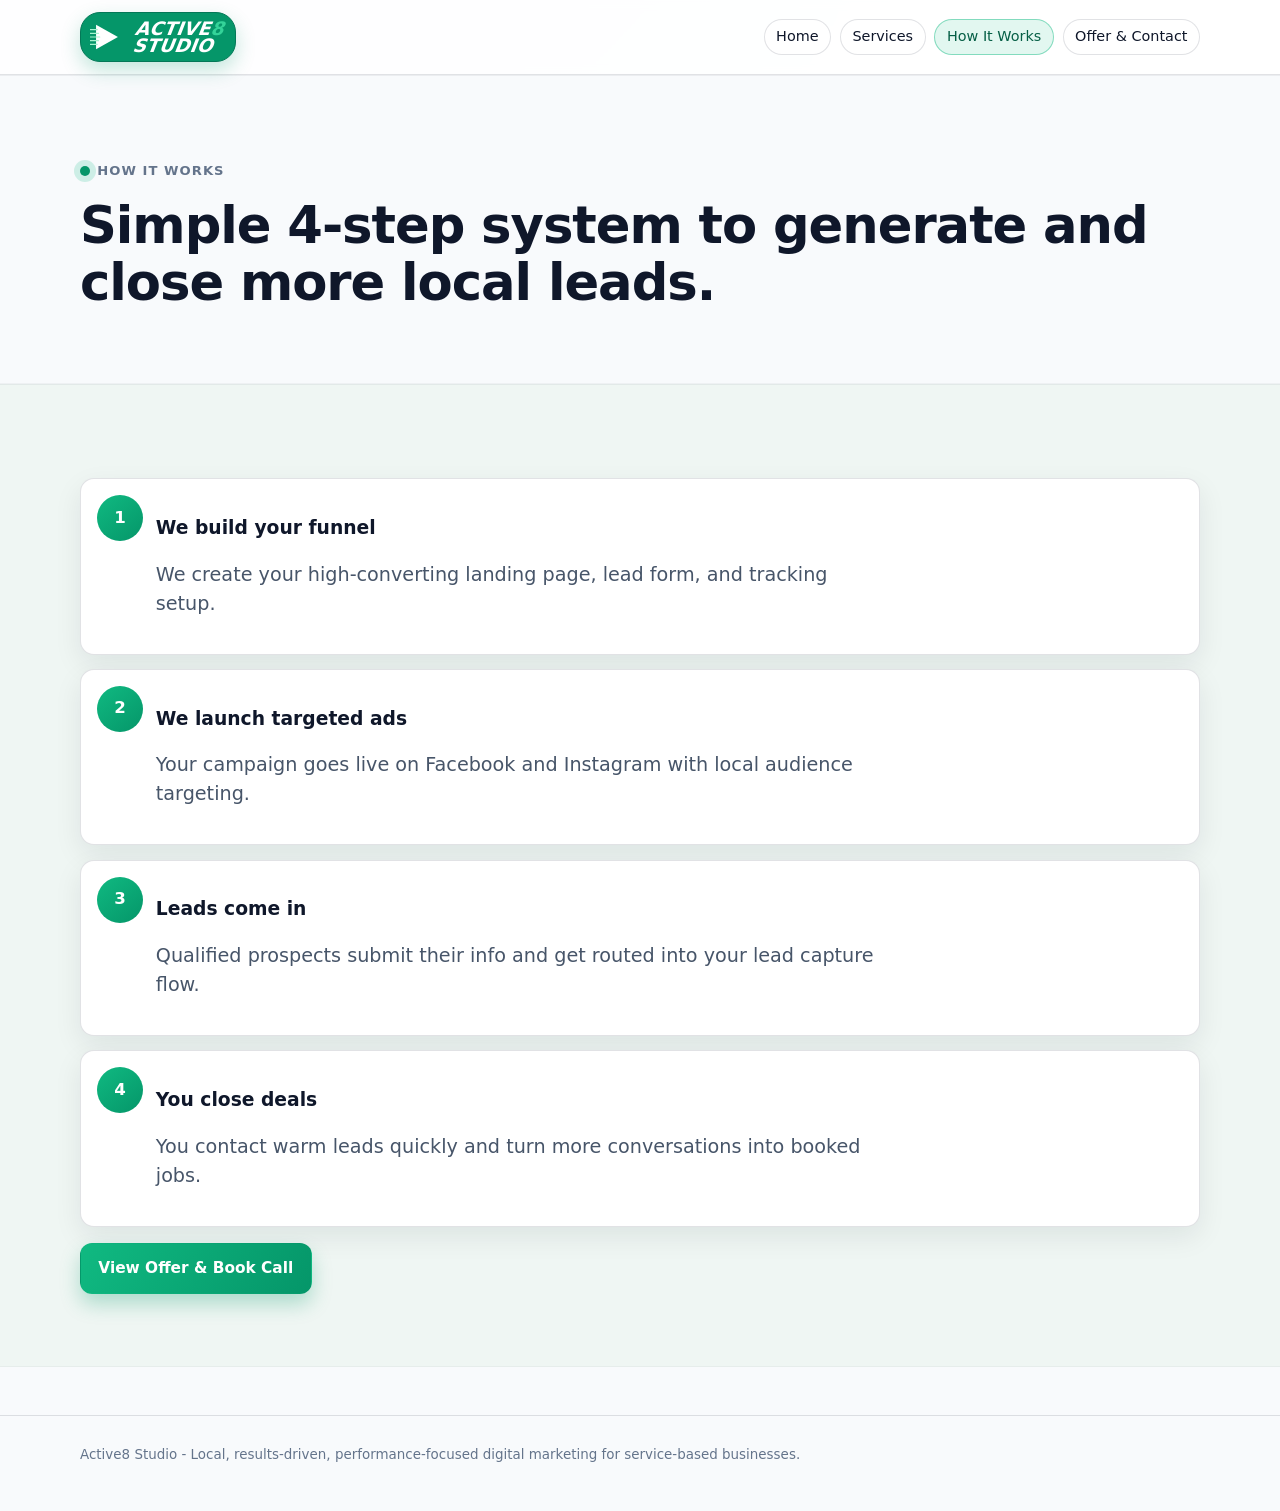
<file: how-it-works.html>
<!doctype html>
<html lang="en">
<head>
  <meta charset="UTF-8">
  <meta name="viewport" content="width=device-width, initial-scale=1.0">
  <title>How It Works | Active8 Studio</title>
  <meta name="description" content="Simple 4-step process from funnel build to consistent local lead flow.">
  <link rel="stylesheet" href="./styles.css">
</head>
<body>
  <header class="topbar">
    <div class="wrap topbar-inner">
      <a class="brand" href="./index.html" aria-label="Active8 Studio home">
        <svg class="brand-mark" viewBox="0 0 56 56" xmlns="http://www.w3.org/2000/svg" role="img" aria-hidden="true">
          <polygon points="10,8 46,28 10,48" fill="#ffffff"></polygon>
          <g stroke="#a7f3d0" stroke-width="2" stroke-linecap="round">
            <line x1="0" y1="16" x2="12" y2="16"></line><line x1="0" y1="22" x2="14" y2="22"></line>
            <line x1="0" y1="28" x2="16" y2="28"></line><line x1="0" y1="34" x2="14" y2="34"></line>
            <line x1="0" y1="40" x2="12" y2="40"></line>
          </g>
        </svg>
        <span class="brand-text">ACTIVE<span class="eight">8</span><br>STUDIO</span>
      </a>
      <nav class="nav">
        <a class="nav-link" href="./index.html">Home</a>
        <a class="nav-link" href="./services.html">Services</a>
        <a class="nav-link active" href="./how-it-works.html">How It Works</a>
        <a class="nav-link" href="./offer.html">Offer & Contact</a>
      </nav>
    </div>
  </header>

  <main>
    <section class="section">
      <div class="wrap reveal">
        <p class="eyebrow">How It Works</p>
        <h1 class="headline">Simple 4-step system to generate and close more local leads.</h1>
      </div>
    </section>

    <section class="section reveal">
      <div class="wrap">
        <div class="steps">
          <article class="step">
            <div class="step-badge">1</div>
            <div>
              <h3>We build your funnel</h3>
              <p class="subheadline">We create your high-converting landing page, lead form, and tracking setup.</p>
            </div>
          </article>
          <article class="step">
            <div class="step-badge">2</div>
            <div>
              <h3>We launch targeted ads</h3>
              <p class="subheadline">Your campaign goes live on Facebook and Instagram with local audience targeting.</p>
            </div>
          </article>
          <article class="step">
            <div class="step-badge">3</div>
            <div>
              <h3>Leads come in</h3>
              <p class="subheadline">Qualified prospects submit their info and get routed into your lead capture flow.</p>
            </div>
          </article>
          <article class="step">
            <div class="step-badge">4</div>
            <div>
              <h3>You close deals</h3>
              <p class="subheadline">You contact warm leads quickly and turn more conversations into booked jobs.</p>
            </div>
          </article>
        </div>
        <div class="btn-row" style="margin-top: 1rem;">
          <a class="btn btn-primary" href="./offer.html">View Offer & Book Call</a>
        </div>
      </div>
    </section>
  </main>

  <footer class="footer"><div class="wrap"><p>Active8 Studio - Local, results-driven, performance-focused digital marketing for service-based businesses.</p></div></footer>
  <script src="./app.js"></script>
</body>
</html>
</file>
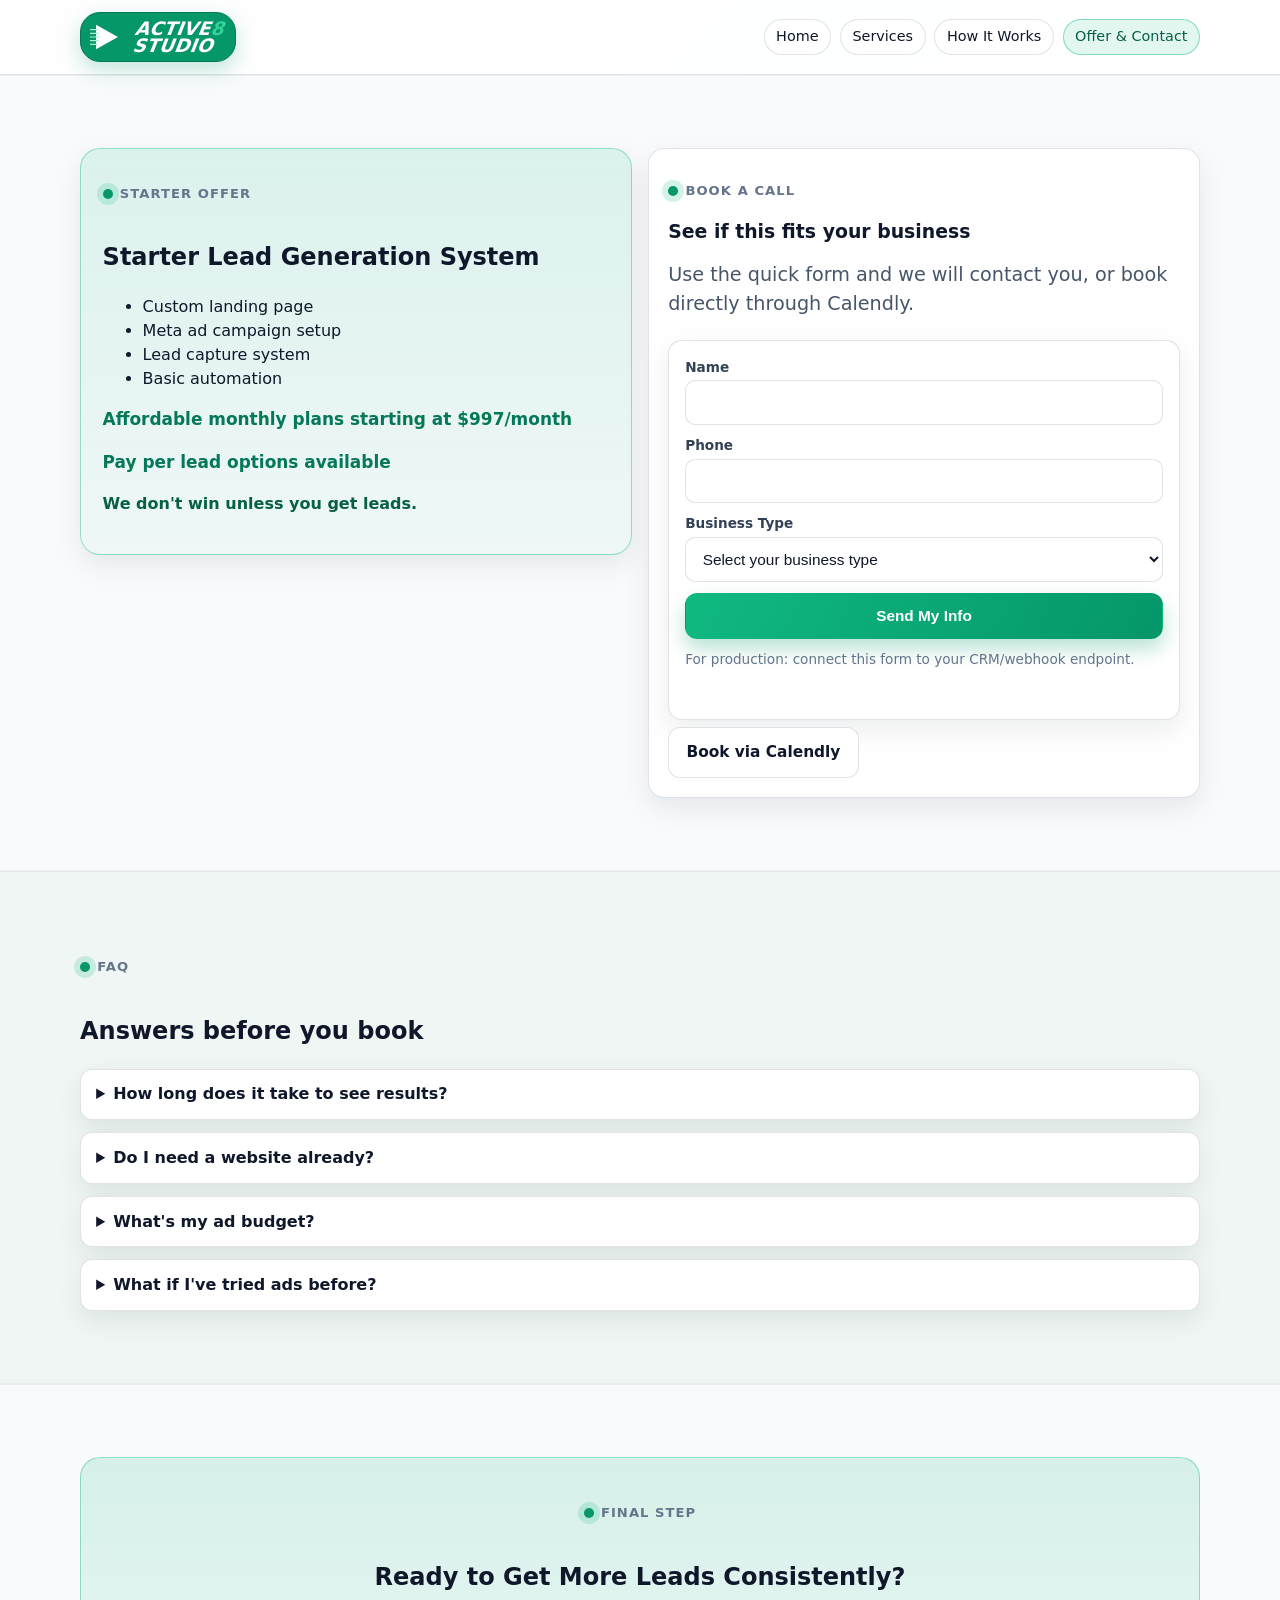
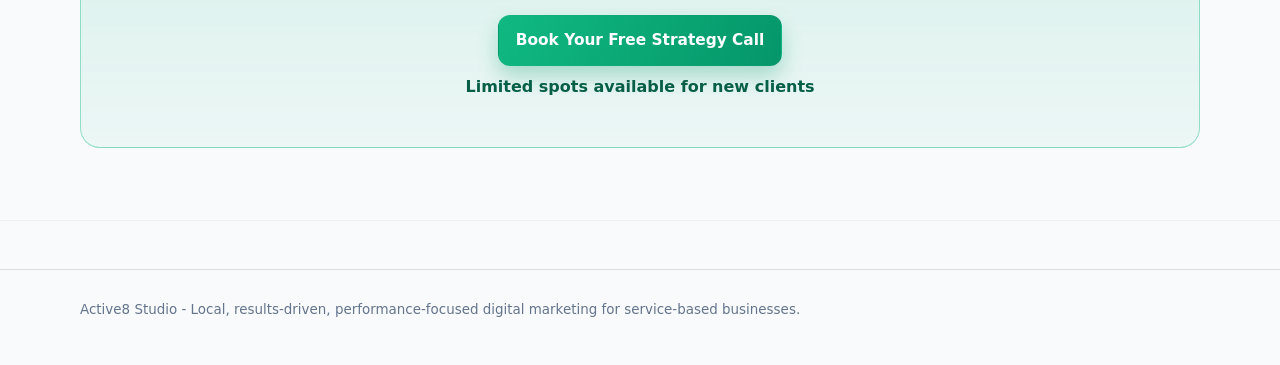
<file: offer.html>
<!doctype html>
<html lang="en">
<head>
  <meta charset="UTF-8">
  <meta name="viewport" content="width=device-width, initial-scale=1.0">
  <title>Offer & Contact | Active8 Studio</title>
  <meta name="description" content="Starter Lead Generation System with local service business-focused Meta ads and follow-up automation.">
  <link rel="stylesheet" href="./styles.css">
</head>
<body>
  <header class="topbar">
    <div class="wrap topbar-inner">
      <a class="brand" href="./index.html" aria-label="Active8 Studio home">
        <svg class="brand-mark" viewBox="0 0 56 56" xmlns="http://www.w3.org/2000/svg" role="img" aria-hidden="true">
          <polygon points="10,8 46,28 10,48" fill="#ffffff"></polygon>
          <g stroke="#a7f3d0" stroke-width="2" stroke-linecap="round">
            <line x1="0" y1="16" x2="12" y2="16"></line><line x1="0" y1="22" x2="14" y2="22"></line>
            <line x1="0" y1="28" x2="16" y2="28"></line><line x1="0" y1="34" x2="14" y2="34"></line>
            <line x1="0" y1="40" x2="12" y2="40"></line>
          </g>
        </svg>
        <span class="brand-text">ACTIVE<span class="eight">8</span><br>STUDIO</span>
      </a>
      <nav class="nav">
        <a class="nav-link" href="./index.html">Home</a>
        <a class="nav-link" href="./services.html">Services</a>
        <a class="nav-link" href="./how-it-works.html">How It Works</a>
        <a class="nav-link active" href="./offer.html">Offer & Contact</a>
      </nav>
    </div>
  </header>

  <main>
    <section class="section reveal">
      <div class="wrap split grid">
        <article class="offer">
          <p class="eyebrow">Starter Offer</p>
          <h2>Starter Lead Generation System</h2>
          <ul>
            <li>Custom landing page</li>
            <li>Meta ad campaign setup</li>
            <li>Lead capture system</li>
            <li>Basic automation</li>
          </ul>
          <p class="price">Affordable monthly plans starting at $997/month</p>
          <p class="price">Pay per lead options available</p>
          <p class="risk">We don't win unless you get leads.</p>
        </article>

        <article class="panel">
          <p class="eyebrow">Book a Call</p>
          <h3>See if this fits your business</h3>
          <p class="subheadline">Use the quick form and we will contact you, or book directly through Calendly.</p>
          <div class="form-wrap">
            <form id="lead-form" aria-label="Lead capture form">
              <div>
                <label for="name">Name</label>
                <input id="name" name="name" type="text" required autocomplete="name">
              </div>
              <div>
                <label for="phone">Phone</label>
                <input id="phone" name="phone" type="tel" required autocomplete="tel">
              </div>
              <div>
                <label for="businessType">Business Type</label>
                <select id="businessType" name="businessType" required>
                  <option value="">Select your business type</option>
                  <option>Landscaping</option>
                  <option>Roofing</option>
                  <option>General Contractor</option>
                  <option>Pressure Washing</option>
                  <option>HVAC</option>
                  <option>Other Local Service</option>
                </select>
              </div>
              <button class="btn btn-primary" type="submit">Send My Info</button>
              <p class="form-note">For production: connect this form to your CRM/webhook endpoint.</p>
              <p id="form-status" class="status" aria-live="polite"></p>
            </form>
          </div>
          <div class="btn-row">
            <a class="btn btn-ghost" href="https://calendly.com/" target="_blank" rel="noopener noreferrer">Book via Calendly</a>
          </div>
        </article>
      </div>
    </section>

    <section class="section reveal">
      <div class="wrap">
        <p class="eyebrow">FAQ</p>
        <h2>Answers before you book</h2>
        <div class="faq">
          <details>
            <summary>How long does it take to see results?</summary>
            <p>Most campaigns start generating early lead data within 7-14 days, then improve as we optimize targeting and creative.</p>
          </details>
          <details>
            <summary>Do I need a website already?</summary>
            <p>No. We can build the landing page and funnel for you, so you can start capturing leads without a full site rebuild.</p>
          </details>
          <details>
            <summary>What's my ad budget?</summary>
            <p>Many local service businesses start between $20-$80/day depending on your market and service value.</p>
          </details>
          <details>
            <summary>What if I've tried ads before?</summary>
            <p>Most failed campaigns miss either conversion-focused pages or consistent follow-up. We fix both, not just ad targeting.</p>
          </details>
        </div>
      </div>
    </section>

    <section class="section reveal">
      <div class="wrap">
        <div class="final-cta">
          <p class="eyebrow">Final Step</p>
          <h2>Ready to Get More Leads Consistently?</h2>
          <div class="btn-row" style="justify-content:center;">
            <a class="btn btn-primary" href="https://calendly.com/" target="_blank" rel="noopener noreferrer">Book Your Free Strategy Call</a>
          </div>
          <p class="urgency">Limited spots available for new clients</p>
        </div>
      </div>
    </section>
  </main>

  <footer class="footer"><div class="wrap"><p>Active8 Studio - Local, results-driven, performance-focused digital marketing for service-based businesses.</p></div></footer>
  <script src="./app.js"></script>
</body>
</html>
</file>
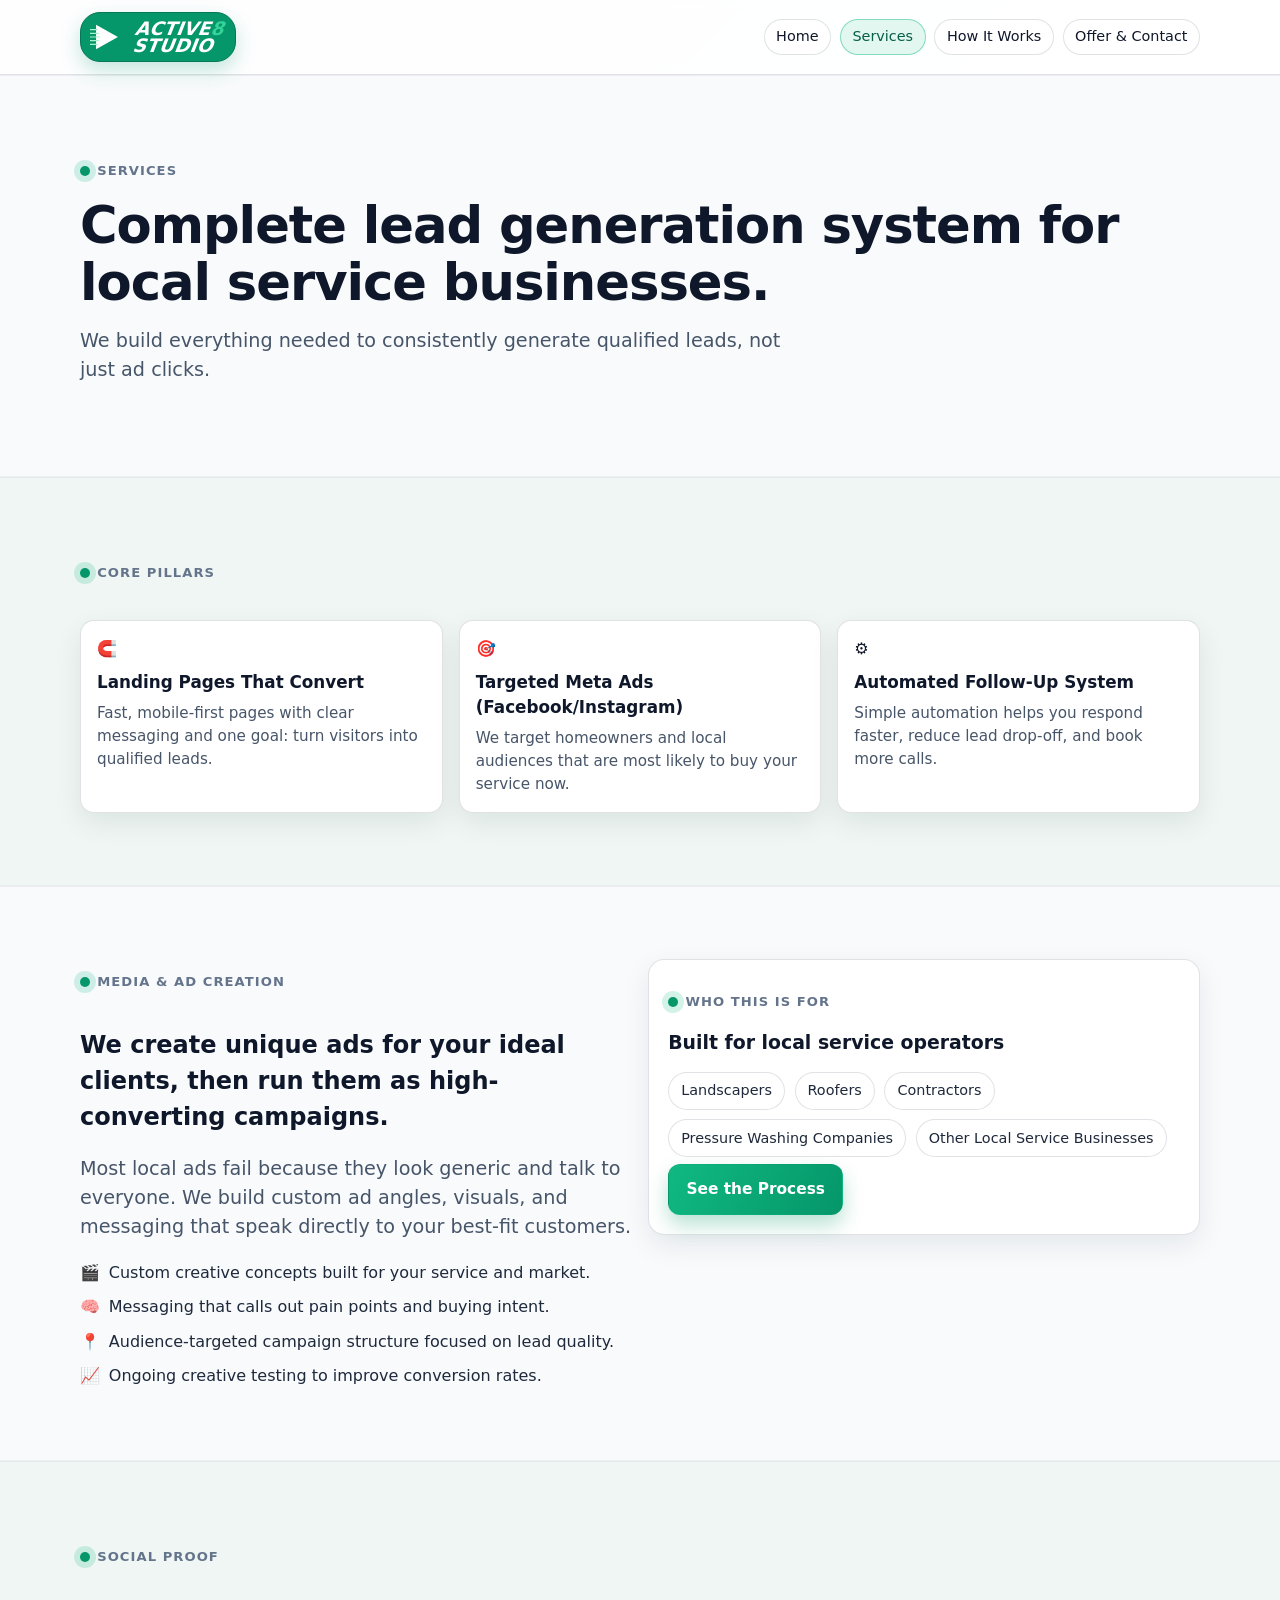
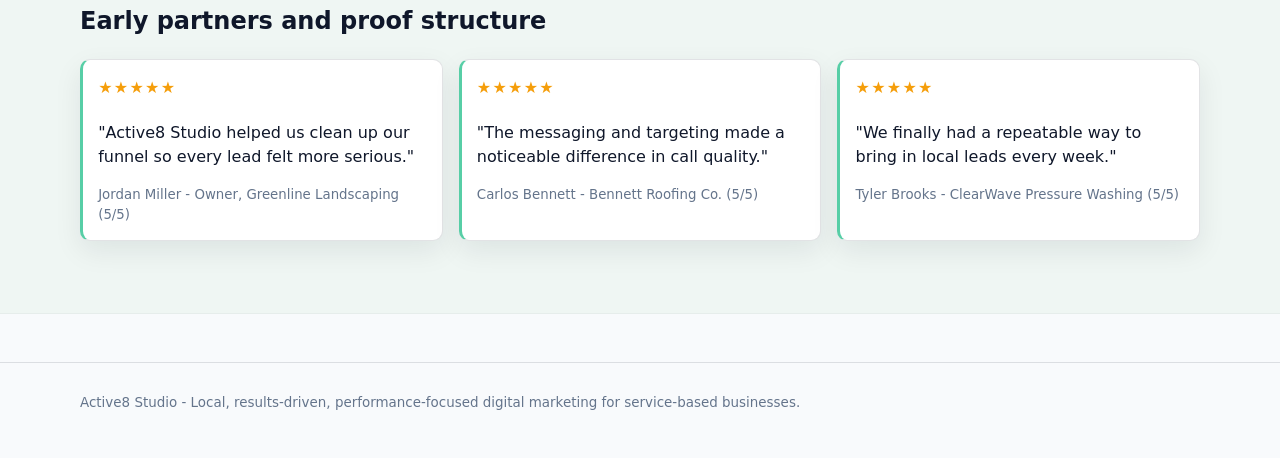
<file: services.html>
<!doctype html>
<html lang="en">
<head>
  <meta charset="UTF-8">
  <meta name="viewport" content="width=device-width, initial-scale=1.0">
  <title>Services | Active8 Studio</title>
  <meta name="description" content="Landing page funnels, Meta ads, and automated follow-up for local service businesses.">
  <link rel="stylesheet" href="./styles.css">
</head>
<body>
  <header class="topbar">
    <div class="wrap topbar-inner">
      <a class="brand" href="./index.html" aria-label="Active8 Studio home">
        <svg class="brand-mark" viewBox="0 0 56 56" xmlns="http://www.w3.org/2000/svg" role="img" aria-hidden="true">
          <polygon points="10,8 46,28 10,48" fill="#ffffff"></polygon>
          <g stroke="#a7f3d0" stroke-width="2" stroke-linecap="round">
            <line x1="0" y1="16" x2="12" y2="16"></line><line x1="0" y1="22" x2="14" y2="22"></line>
            <line x1="0" y1="28" x2="16" y2="28"></line><line x1="0" y1="34" x2="14" y2="34"></line>
            <line x1="0" y1="40" x2="12" y2="40"></line>
          </g>
        </svg>
        <span class="brand-text">ACTIVE<span class="eight">8</span><br>STUDIO</span>
      </a>
      <nav class="nav">
        <a class="nav-link" href="./index.html">Home</a>
        <a class="nav-link active" href="./services.html">Services</a>
        <a class="nav-link" href="./how-it-works.html">How It Works</a>
        <a class="nav-link" href="./offer.html">Offer & Contact</a>
      </nav>
    </div>
  </header>

  <main>
    <section class="section">
      <div class="wrap reveal">
        <p class="eyebrow">Services</p>
        <h1 class="headline">Complete lead generation system for local service businesses.</h1>
        <p class="subheadline">We build everything needed to consistently generate qualified leads, not just ad clicks.</p>
      </div>
    </section>

    <section class="section reveal">
      <div class="wrap">
        <p class="eyebrow">Core Pillars</p>
        <div class="grid cards">
          <article class="card">
            <div class="icon">🧲</div>
            <h4>Landing Pages That Convert</h4>
            <p>Fast, mobile-first pages with clear messaging and one goal: turn visitors into qualified leads.</p>
          </article>
          <article class="card">
            <div class="icon">🎯</div>
            <h4>Targeted Meta Ads (Facebook/Instagram)</h4>
            <p>We target homeowners and local audiences that are most likely to buy your service now.</p>
          </article>
          <article class="card">
            <div class="icon">⚙️</div>
            <h4>Automated Follow-Up System</h4>
            <p>Simple automation helps you respond faster, reduce lead drop-off, and book more calls.</p>
          </article>
        </div>
      </div>
    </section>

    <section class="section reveal">
      <div class="wrap split grid">
        <article>
          <p class="eyebrow">Media & Ad Creation</p>
          <h2>We create unique ads for your ideal clients, then run them as high-converting campaigns.</h2>
          <p class="subheadline">Most local ads fail because they look generic and talk to everyone. We build custom ad angles, visuals, and messaging that speak directly to your best-fit customers.</p>
          <ul class="list" style="margin-top: 1rem;">
            <li><span class="icon">🎬</span><span>Custom creative concepts built for your service and market.</span></li>
            <li><span class="icon">🧠</span><span>Messaging that calls out pain points and buying intent.</span></li>
            <li><span class="icon">📍</span><span>Audience-targeted campaign structure focused on lead quality.</span></li>
            <li><span class="icon">📈</span><span>Ongoing creative testing to improve conversion rates.</span></li>
          </ul>
        </article>
        <article class="panel">
          <p class="eyebrow">Who This Is For</p>
          <h3>Built for local service operators</h3>
          <div class="chips">
            <span class="chip">Landscapers</span>
            <span class="chip">Roofers</span>
            <span class="chip">Contractors</span>
            <span class="chip">Pressure Washing Companies</span>
            <span class="chip">Other Local Service Businesses</span>
          </div>
          <div class="btn-row">
            <a class="btn btn-primary" href="./how-it-works.html">See the Process</a>
          </div>
        </article>
      </div>
    </section>

    <section class="section reveal">
      <div class="wrap">
        <p class="eyebrow">Social Proof</p>
        <h2>Early partners and proof structure</h2>
        <div class="grid cards">
          <article class="quote">
            <div class="rating-stars" aria-label="5 out of 5 stars">★★★★★</div>
            <p>"Active8 Studio helped us clean up our funnel so every lead felt more serious."</p>
            <small>Jordan Miller - Owner, Greenline Landscaping (5/5)</small>
          </article>
          <article class="quote">
            <div class="rating-stars" aria-label="5 out of 5 stars">★★★★★</div>
            <p>"The messaging and targeting made a noticeable difference in call quality."</p>
            <small>Carlos Bennett - Bennett Roofing Co. (5/5)</small>
          </article>
          <article class="quote">
            <div class="rating-stars" aria-label="5 out of 5 stars">★★★★★</div>
            <p>"We finally had a repeatable way to bring in local leads every week."</p>
            <small>Tyler Brooks - ClearWave Pressure Washing (5/5)</small>
          </article>
        </div>
      </div>
    </section>
  </main>

  <footer class="footer"><div class="wrap"><p>Active8 Studio - Local, results-driven, performance-focused digital marketing for service-based businesses.</p></div></footer>
  <script src="./app.js"></script>
</body>
</html>
</file>
<file: styles.css>
:root {
  --bg: #f8fafc;
  --text: #0f172a;
  --muted: #475569;
  --accent: #10b981;
  --accent-2: #059669;
  --border: rgba(15, 23, 42, 0.12);
  --danger: #fb7185;
  --shadow: 0 10px 28px rgba(15, 23, 42, 0.08);
  --radius: 16px;
  --max: 1120px;
}

* { box-sizing: border-box; }
html { scroll-behavior: smooth; }

body {
  margin: 0;
  font-family: Inter, system-ui, -apple-system, Segoe UI, Roboto, Arial, sans-serif;
  background: radial-gradient(circle at 20% -20%, #e2e8f0 0, var(--bg) 45%);
  color: var(--text);
  line-height: 1.5;
}

a { color: inherit; text-decoration: none; }
.wrap { width: min(100% - 2rem, var(--max)); margin: 0 auto; }

.topbar {
  border-bottom: 1px solid var(--border);
  background: #ffffffee;
  backdrop-filter: blur(4px);
  position: sticky;
  top: 0;
  z-index: 20;
}

.topbar-inner {
  min-height: 74px;
  display: flex;
  justify-content: space-between;
  align-items: center;
  gap: 1rem;
  flex-wrap: wrap;
  padding: 0.7rem 0;
}

.brand {
  display: inline-flex;
  align-items: center;
  gap: 0.6rem;
  background: #059669;
  color: #ffffff;
  border-radius: 20px;
  padding: 0.42rem 0.8rem 0.42rem 0.58rem;
  border: 1px solid #047857;
  box-shadow: 0 8px 20px rgba(5, 150, 105, 0.24);
}

.brand-mark { width: 30px; height: 30px; flex: 0 0 auto; }
.brand-text {
  line-height: 0.92;
  font-weight: 800;
  letter-spacing: 0.01em;
  font-style: italic;
  display: inline-block;
  transform: skewX(-8deg);
  white-space: nowrap;
  font-size: 1.05rem;
}

.brand-text .eight { color: #34d399; }

.nav {
  display: flex;
  align-items: center;
  gap: 0.55rem;
  flex-wrap: wrap;
}

.nav-link {
  border: 1px solid var(--border);
  border-radius: 999px;
  padding: 0.4rem 0.72rem;
  font-size: 0.9rem;
  background: #fff;
}

.nav-link.active {
  border-color: rgba(16, 185, 129, 0.45);
  background: rgba(16, 185, 129, 0.12);
  color: #065f46;
}

.section { padding: 4.5rem 0; border-top: 1px solid rgba(15, 23, 42, 0.05); border-bottom: 1px solid rgba(15, 23, 42, 0.04); }
main > .section:nth-of-type(odd) { background: #f8fafc; }
main > .section:nth-of-type(even) { background: #eff6f3; }

.headline { font-size: clamp(1.9rem, 4vw, 3.35rem); line-height: 1.12; letter-spacing: -0.02em; margin: 0; }
.subheadline { margin-top: 1rem; color: var(--muted); font-size: clamp(1rem, 2.3vw, 1.2rem); max-width: 720px; }

.eyebrow {
  display: inline-flex; align-items: center; gap: 0.45rem; font-size: 0.82rem;
  font-weight: 700; letter-spacing: 0.08em; text-transform: uppercase; color: #64748b; margin-bottom: 1rem;
}

.eyebrow::before {
  content: ""; width: 10px; height: 10px; border-radius: 999px;
  background: var(--accent-2); box-shadow: 0 0 0 6px rgba(16, 185, 129, 0.18);
}

.hero-card, .panel, .card, .metric, .step, .quote, details, .form-wrap {
  background: #fff; border: 1px solid var(--border); box-shadow: var(--shadow);
}

.hero-card { border-radius: calc(var(--radius) + 2px); padding: clamp(1.35rem, 3vw, 2.2rem); display: grid; gap: 1.35rem; }
.hero-top { display: flex; justify-content: space-between; align-items: center; gap: 1rem; flex-wrap: wrap; }

.btn-row { display: flex; gap: 0.75rem; flex-wrap: wrap; margin-top: 0.4rem; }
.btn {
  display: inline-flex; justify-content: center; align-items: center; gap: 0.5rem; border-radius: 12px;
  border: 1px solid transparent; padding: 0.82rem 1.08rem; font-weight: 700; font-size: 0.96rem; cursor: pointer;
  transition: transform 0.2s ease, box-shadow 0.2s ease, background 0.2s ease;
}
.btn:hover { transform: translateY(-2px); }
.btn-primary { background: linear-gradient(120deg, #10b981, #059669); color: #fff; box-shadow: 0 10px 20px rgba(5, 150, 105, 0.28); }
.btn-ghost { background: #fff; border-color: var(--border); color: #0f172a; }

.trust-strip {
  border-left: 3px solid var(--accent-2); padding: 0.72rem 0.85rem; background: rgba(16, 185, 129, 0.12);
  border-radius: 10px; color: #065f46; font-weight: 600; font-size: 0.94rem; max-width: 650px;
}

.grid { display: grid; gap: 1rem; }
.metrics { grid-template-columns: repeat(auto-fit, minmax(170px, 1fr)); margin-top: 1rem; }
.metric { padding: 0.95rem; border-radius: 12px; }
.metric strong { display: block; font-size: 1.3rem; margin-bottom: 0.2rem; color: #047857; }
.split { grid-template-columns: 1fr; align-items: start; }
.split.equal-cards { align-items: stretch; }
.split.equal-cards > .panel {
  height: 100%;
  display: flex;
  flex-direction: column;
}
.stat-band { grid-template-columns: repeat(auto-fit, minmax(220px, 1fr)); margin-top: 1rem; }
.stat-card {
  background: linear-gradient(180deg, rgba(255, 255, 255, 1), rgba(240, 253, 248, 0.95));
  border: 1px solid rgba(16, 185, 129, 0.28);
  border-radius: 14px;
  padding: 1.05rem 1.1rem;
  display: grid;
  gap: 0.45rem;
  align-content: start;
  box-shadow: 0 6px 14px rgba(15, 23, 42, 0.06);
}
.stat-card strong {
  display: block;
  color: #059669;
  font-size: 2.3rem;
  line-height: 1;
  margin: 0;
  letter-spacing: -0.02em;
}
.stat-number {
  color: #059669 !important;
  font-size: 2.8rem !important;
  font-weight: 900 !important;
  line-height: 1;
  letter-spacing: -0.02em;
  text-shadow: 0 1px 0 rgba(255, 255, 255, 0.6);
  -webkit-text-fill-color: #059669 !important;
}
#performance-stats .stat-card strong,
#performance-stats .stat-card .stat-number {
  color: #059669 !important;
  -webkit-text-fill-color: #059669 !important;
}
.stat-label {
  display: block;
  color: #064e3b;
  font-size: 0.97rem;
  font-weight: 700;
  line-height: 1.35;
}

.panel { border-radius: var(--radius); padding: 1.2rem; }
.panel h3 { margin-top: 0; margin-bottom: 0.7rem; font-size: 1.18rem; }

.list { padding: 0; margin: 0; list-style: none; display: grid; gap: 0.65rem; }
.list li { display: flex; gap: 0.55rem; color: #1e293b; }
.icon { flex: 0 0 1.1rem; }
.problem-card h2 {
  font-size: 2.15rem;
  margin-bottom: 0.95rem;
}
.problem-card .list li {
  font-size: 1.06rem;
  font-weight: 600;
  line-height: 1.45;
}

.cards { grid-template-columns: 1fr; margin-top: 1.3rem; }
.card { border-radius: 14px; padding: 1rem; transition: border-color 0.2s ease, transform 0.2s ease; }
.card:hover { border-color: rgba(16, 185, 129, 0.5); transform: translateY(-2px); }
.card h4 { margin: 0.55rem 0 0.45rem; font-size: 1.05rem; }
.card p { margin: 0; color: var(--muted); font-size: 0.95rem; }
.placeholder-grid { grid-template-columns: 1fr; margin-top: 1rem; }
.placeholder-media {
  border: 1px solid var(--border);
  border-radius: 14px;
  min-height: 190px;
  background:
    linear-gradient(160deg, rgba(16, 185, 129, 0.16), rgba(16, 185, 129, 0.04)),
    repeating-linear-gradient(
      -45deg,
      rgba(15, 23, 42, 0.05),
      rgba(15, 23, 42, 0.05) 10px,
      rgba(15, 23, 42, 0.02) 10px,
      rgba(15, 23, 42, 0.02) 20px
    );
  display: flex;
  align-items: end;
  padding: 0.75rem;
  color: #065f46;
  font-weight: 700;
}
.image-strip {
  display: flex !important;
  flex-direction: row !important;
  flex-wrap: nowrap !important;
  justify-content: center;
  align-items: flex-start;
  gap: 0.65rem;
  margin-top: 1rem;
  width: 100%;
  max-width: 580px;
  max-height: none;
  margin-left: auto;
  margin-right: auto;
  overflow: visible;
}
.image-card {
  flex: 0 0 170px;
  width: 170px;
  max-width: 170px;
  margin: 0;
  border-radius: 12px;
  overflow: hidden;
  border: 1px solid rgba(16, 185, 129, 0.2);
  box-shadow: 0 6px 14px rgba(15, 23, 42, 0.08);
  background: #fff;
}
.image-card img,
.image-card video {
  width: 170px !important;
  height: 302px !important;
  max-width: 170px !important;
  max-height: 302px !important;
  object-fit: contain;
  object-position: center center;
  display: block;
  background: #0f172a;
}
.image-card figcaption {
  padding: 0.3rem 0.35rem;
  font-size: 0.65rem;
  line-height: 1.2;
  color: #065f46;
  font-weight: 600;
  text-align: center;
}
.image-strip-caption {
  margin: 0.55rem 0 0;
  text-align: center;
  color: #065f46;
  font-size: 0.9rem;
  font-weight: 700;
}

.steps { display: grid; gap: 0.9rem; margin-top: 1.3rem; }
.step { border-radius: 14px; padding: 1rem; display: grid; grid-template-columns: 46px 1fr; gap: 0.8rem; }
.step-badge {
  width: 46px; height: 46px; border-radius: 50%; background: linear-gradient(140deg, #10b981, #059669);
  color: #fff; display: grid; place-items: center; font-weight: 800; font-size: 1.04rem;
}

.offer {
  border: 1px solid rgba(16, 185, 129, 0.4); border-radius: calc(var(--radius) + 4px); padding: 1.35rem;
  background: linear-gradient(180deg, rgba(16, 185, 129, 0.12), rgba(16, 185, 129, 0.04)); box-shadow: var(--shadow);
}

.price { color: #047857; font-weight: 800; margin-top: 1rem; font-size: 1.06rem; }
.risk { margin-top: 0.7rem; color: #065f46; font-weight: 700; }
.quote { border-left: 3px solid rgba(16, 185, 129, 0.7); padding: 0.95rem; border-radius: 10px; }
.quote small { display: block; color: #64748b; margin-top: 0.5rem; }
.rating-stars {
  display: inline-block;
  color: #f59e0b;
  font-size: 1rem;
  letter-spacing: 0.08em;
  margin-bottom: 0.35rem;
}

.chips { display: flex; gap: 0.6rem; flex-wrap: wrap; margin-top: 1rem; }
.chip { border: 1px solid var(--border); border-radius: 999px; padding: 0.45rem 0.75rem; color: #1e293b; background: #fff; font-size: 0.9rem; }
.faq { margin-top: 1rem; display: grid; gap: 0.75rem; }
details { border-radius: 12px; padding: 0.8rem 0.95rem; }
summary { font-weight: 700; cursor: pointer; }
details p { color: var(--muted); margin: 0.55rem 0 0; }

.form-wrap { margin-top: 1.3rem; border-radius: 14px; padding: 1rem; }
form { display: grid; gap: 0.65rem; }
label { font-size: 0.85rem; color: #334155; font-weight: 600; margin-bottom: 0.2rem; display: block; }
input, select {
  width: 100%; border-radius: 10px; border: 1px solid var(--border); padding: 0.76rem 0.78rem;
  font-size: 0.96rem; color: var(--text); background: #fff; outline: none;
}
input:focus, select:focus { border-color: rgba(16, 185, 129, 0.9); box-shadow: 0 0 0 3px rgba(16, 185, 129, 0.2); }
.form-note { color: #64748b; margin: 0; font-size: 0.85rem; }
.status { min-height: 1.2rem; margin: 0.25rem 0 0; font-weight: 600; font-size: 0.9rem; }
.status.ok { color: #16a34a; }
.status.err { color: var(--danger); }

.final-cta {
  text-align: center; background: linear-gradient(180deg, rgba(16, 185, 129, 0.15), rgba(16, 185, 129, 0.05));
  border: 1px solid rgba(16, 185, 129, 0.4); border-radius: calc(var(--radius) + 4px); padding: clamp(1.3rem, 3vw, 2rem);
}
.urgency { color: #065f46; font-weight: 700; margin-top: 0.6rem; }

.footer { border-top: 1px solid var(--border); margin-top: 3rem; padding: 1rem 0 2rem; color: #64748b; font-size: 0.84rem; }
.reveal { opacity: 0; transform: translateY(18px); transition: opacity 0.5s ease, transform 0.5s ease; }
.reveal.in { opacity: 1; transform: translateY(0); }

@media (min-width: 800px) {
  .split { grid-template-columns: 1fr 1fr; gap: 1rem; }
  .cards { grid-template-columns: repeat(3, 1fr); }
  .placeholder-grid { grid-template-columns: repeat(2, 1fr); }
  .image-card {
    flex-basis: 180px;
    width: 180px;
    max-width: 180px;
  }
  .image-card img,
  .image-card video {
    width: 180px !important;
    height: 320px !important;
    max-width: 180px !important;
    max-height: 320px !important;
  }
  .brand-mark { width: 34px; height: 34px; }
  .brand-text { font-size: 1.16rem; }
}

@media (max-width: 520px) {
  .stat-card {
    gap: 0.4rem;
    padding: 1rem;
  }
  .stat-card strong {
    font-size: 2rem;
  }
  .stat-number {
    font-size: 2.35rem !important;
  }
}
</file>
